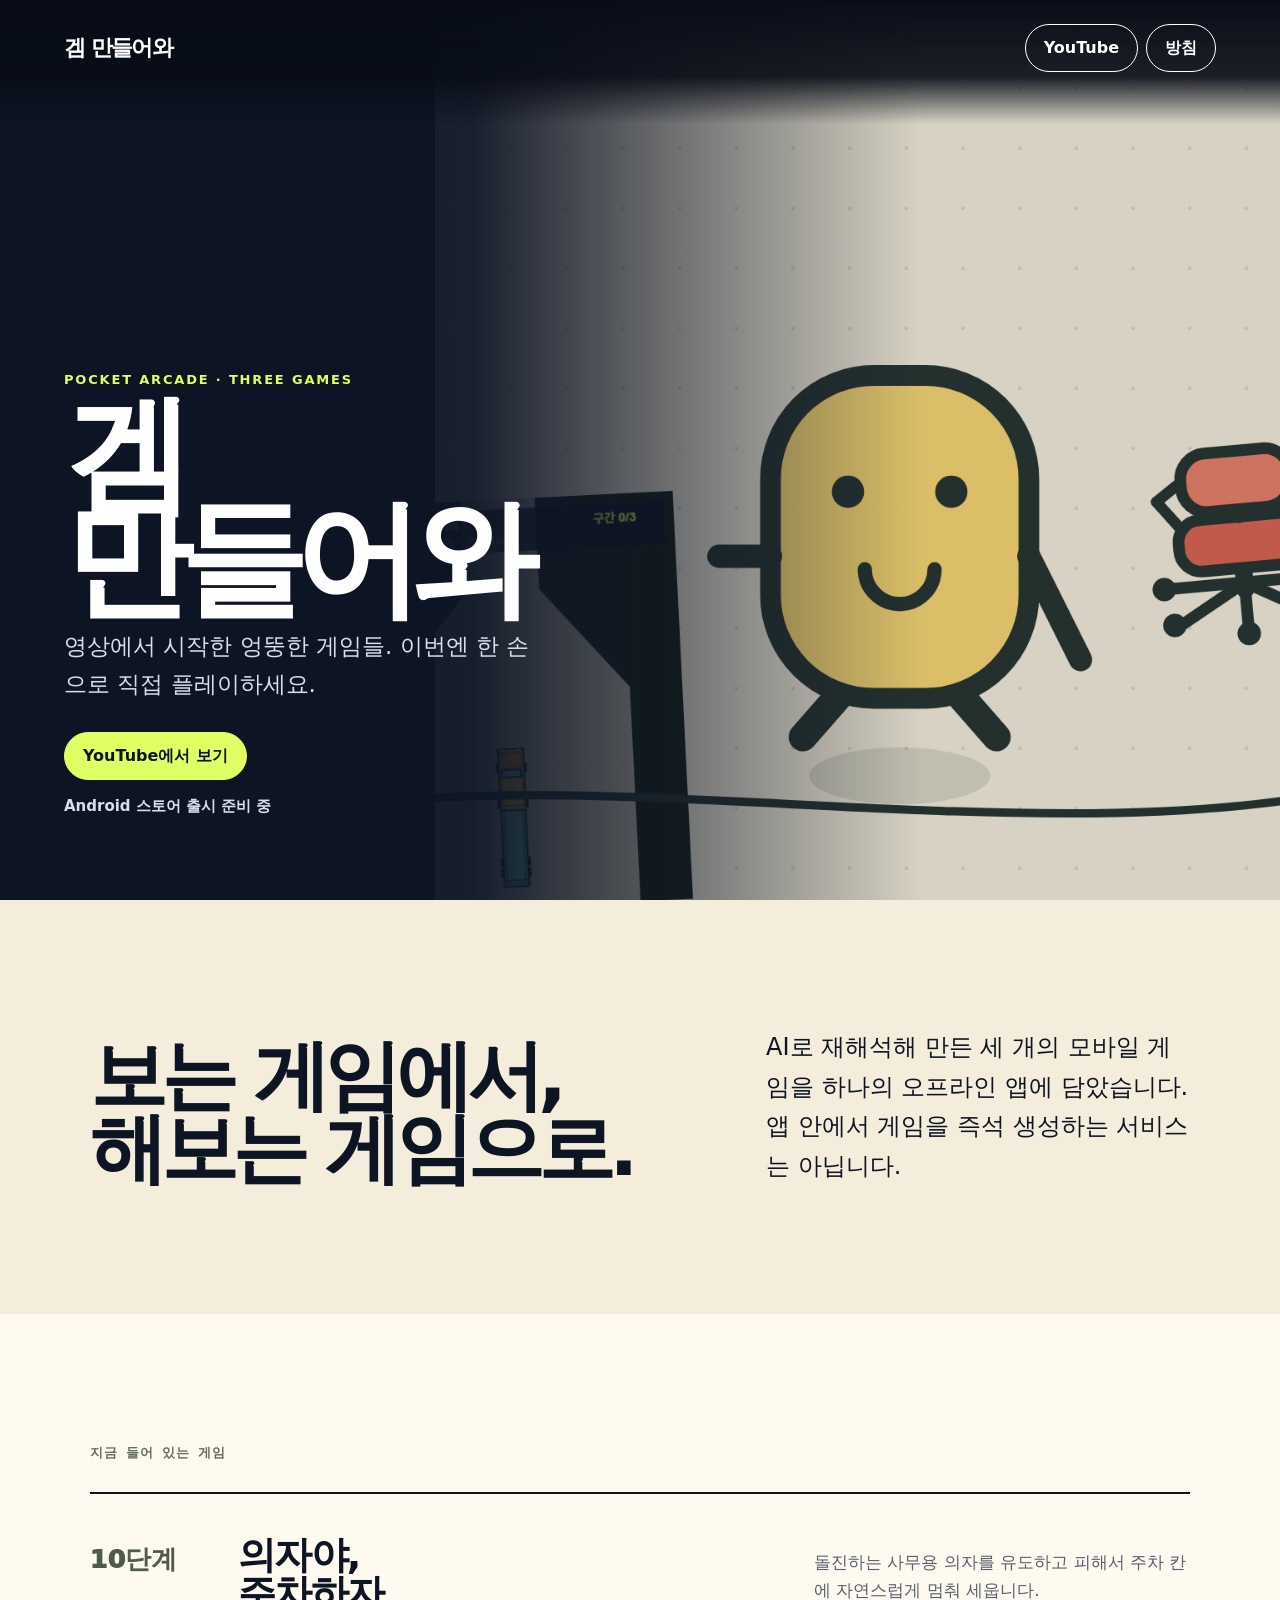
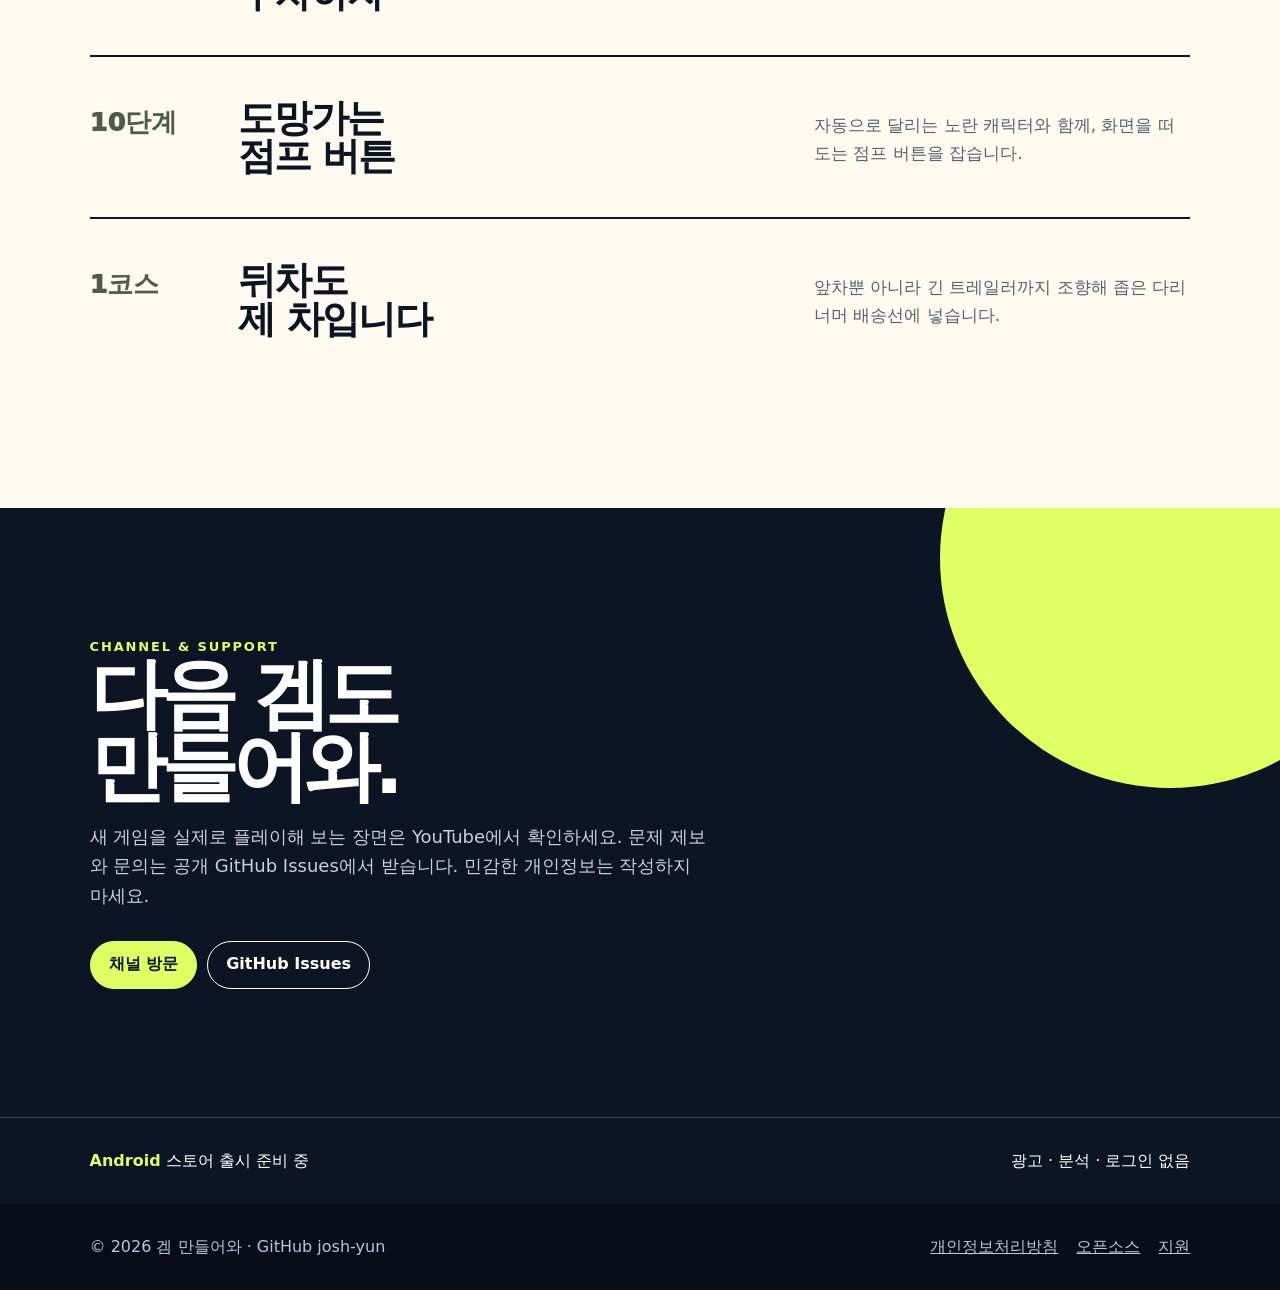
<file: index.html>
<!doctype html><html lang="ko"><head><meta charset="utf-8"><meta name="viewport" content="width=device-width,initial-scale=1"><meta name="theme-color" content="#0d1525"><meta name="description" content="영상에서 시작해 손끝으로 완성하는 세 개의 오프라인 모바일 게임."><title>겜 만들어와 — 세 게임, 한 손으로 바로</title><link rel="stylesheet" href="assets/site.css"></head><body><nav class="site-nav " aria-label="주요 메뉴"><a class="brand" href="./">겜 만들어와</a><div><a href="https://www.youtube.com/channel/UCBQS5nsc3vSsJDgoRxwK3ww">YouTube</a><a href="privacy/">방침</a></div></nav><main><section class="hero"><img class="hero-art" src="assets/game-art.png" alt="겜 만들어와의 노란 캐릭터, 사무용 의자와 긴 트럭 게임 아트"><div class="hero-copy"><small class="eyebrow">POCKET ARCADE · THREE GAMES</small><h1>겜<br>만들어와</h1><p>영상에서 시작한 엉뚱한 게임들. 이번엔 한 손으로 직접 플레이하세요.</p><a class="button primary" href="https://www.youtube.com/channel/UCBQS5nsc3vSsJDgoRxwK3ww">YouTube에서 보기</a><p class="hero-availability">Android 스토어 출시 준비 중</p></div></section><section class="intro reveal"><h2>보는 게임에서,<br>해보는 게임으로.</h2><p>AI로 재해석해 만든 세 개의 모바일 게임을 하나의 오프라인 앱에 담았습니다. 앱 안에서 게임을 즉석 생성하는 서비스는 아닙니다.</p></section><section class="games" id="games"><div class="section-label">지금 들어 있는 게임</div><article class="game-row reveal"><span>10단계</span><h3>의자야,<br>주차하자</h3><p>돌진하는 사무용 의자를 유도하고 피해서 주차 칸에 자연스럽게 멈춰 세웁니다.</p></article><article class="game-row reveal"><span>10단계</span><h3>도망가는<br>점프 버튼</h3><p>자동으로 달리는 노란 캐릭터와 함께, 화면을 떠도는 점프 버튼을 잡습니다.</p></article><article class="game-row reveal"><span>1코스</span><h3>뒤차도<br>제 차입니다</h3><p>앞차뿐 아니라 긴 트레일러까지 조향해 좁은 다리 너머 배송선에 넣습니다.</p></article></section><section class="support"><div class="support-inner reveal"><small class="eyebrow">CHANNEL & SUPPORT</small><h2>다음 겜도<br>만들어와.</h2><p>새 게임을 실제로 플레이해 보는 장면은 YouTube에서 확인하세요. 문제 제보와 문의는 공개 GitHub Issues에서 받습니다. 민감한 개인정보는 작성하지 마세요.</p><div class="support-actions"><a class="button" href="https://www.youtube.com/channel/UCBQS5nsc3vSsJDgoRxwK3ww">채널 방문</a><a class="button" href="https://github.com/josh-yun/gem-mandeureowa/issues">GitHub Issues</a></div></div></section><div class="status"><span><b>Android</b> 스토어 출시 준비 중</span><span>광고 · 분석 · 로그인 없음</span></div></main><footer><span>© 2026 겜 만들어와 · GitHub josh-yun</span><nav aria-label="하단 메뉴"><a href="privacy/">개인정보처리방침</a><a href="licenses/">오픈소스</a><a href="https://github.com/josh-yun/gem-mandeureowa/issues">지원</a></nav></footer><script src="assets/site.js"></script></body></html>
</file>
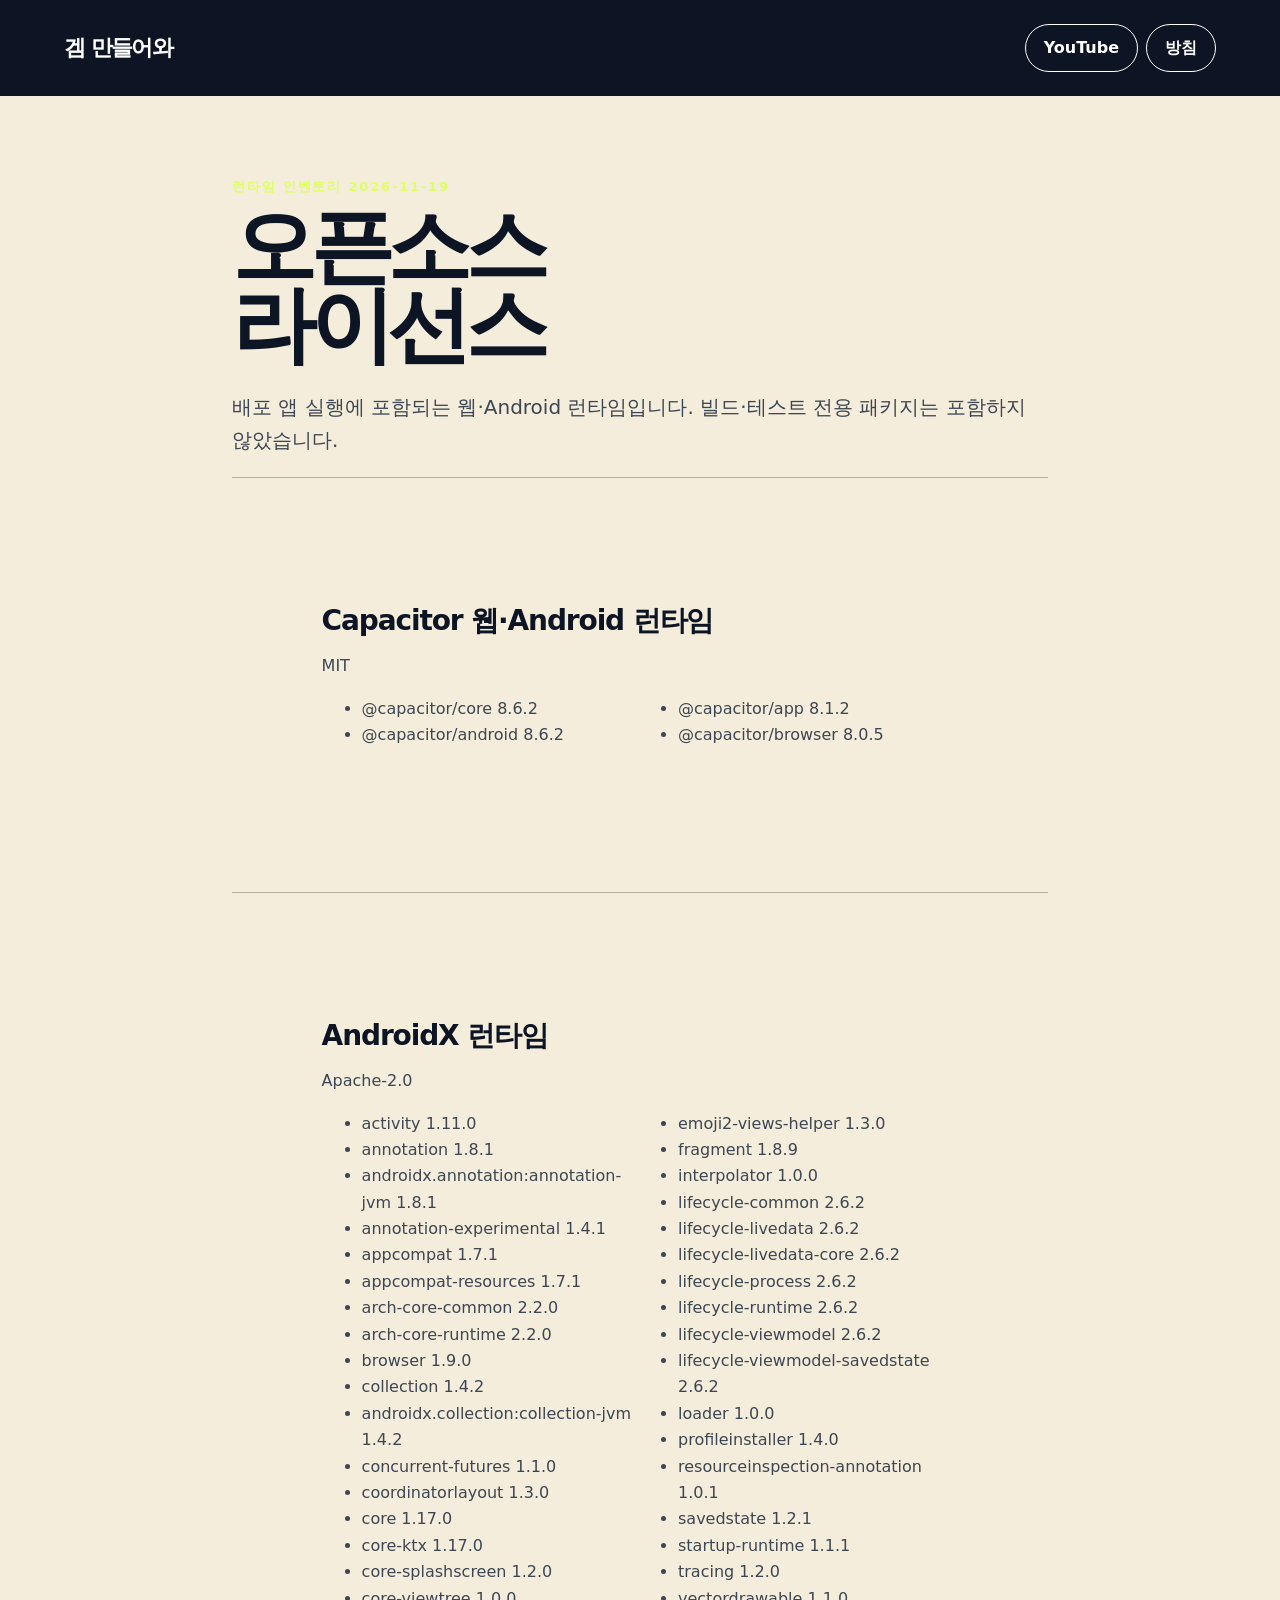
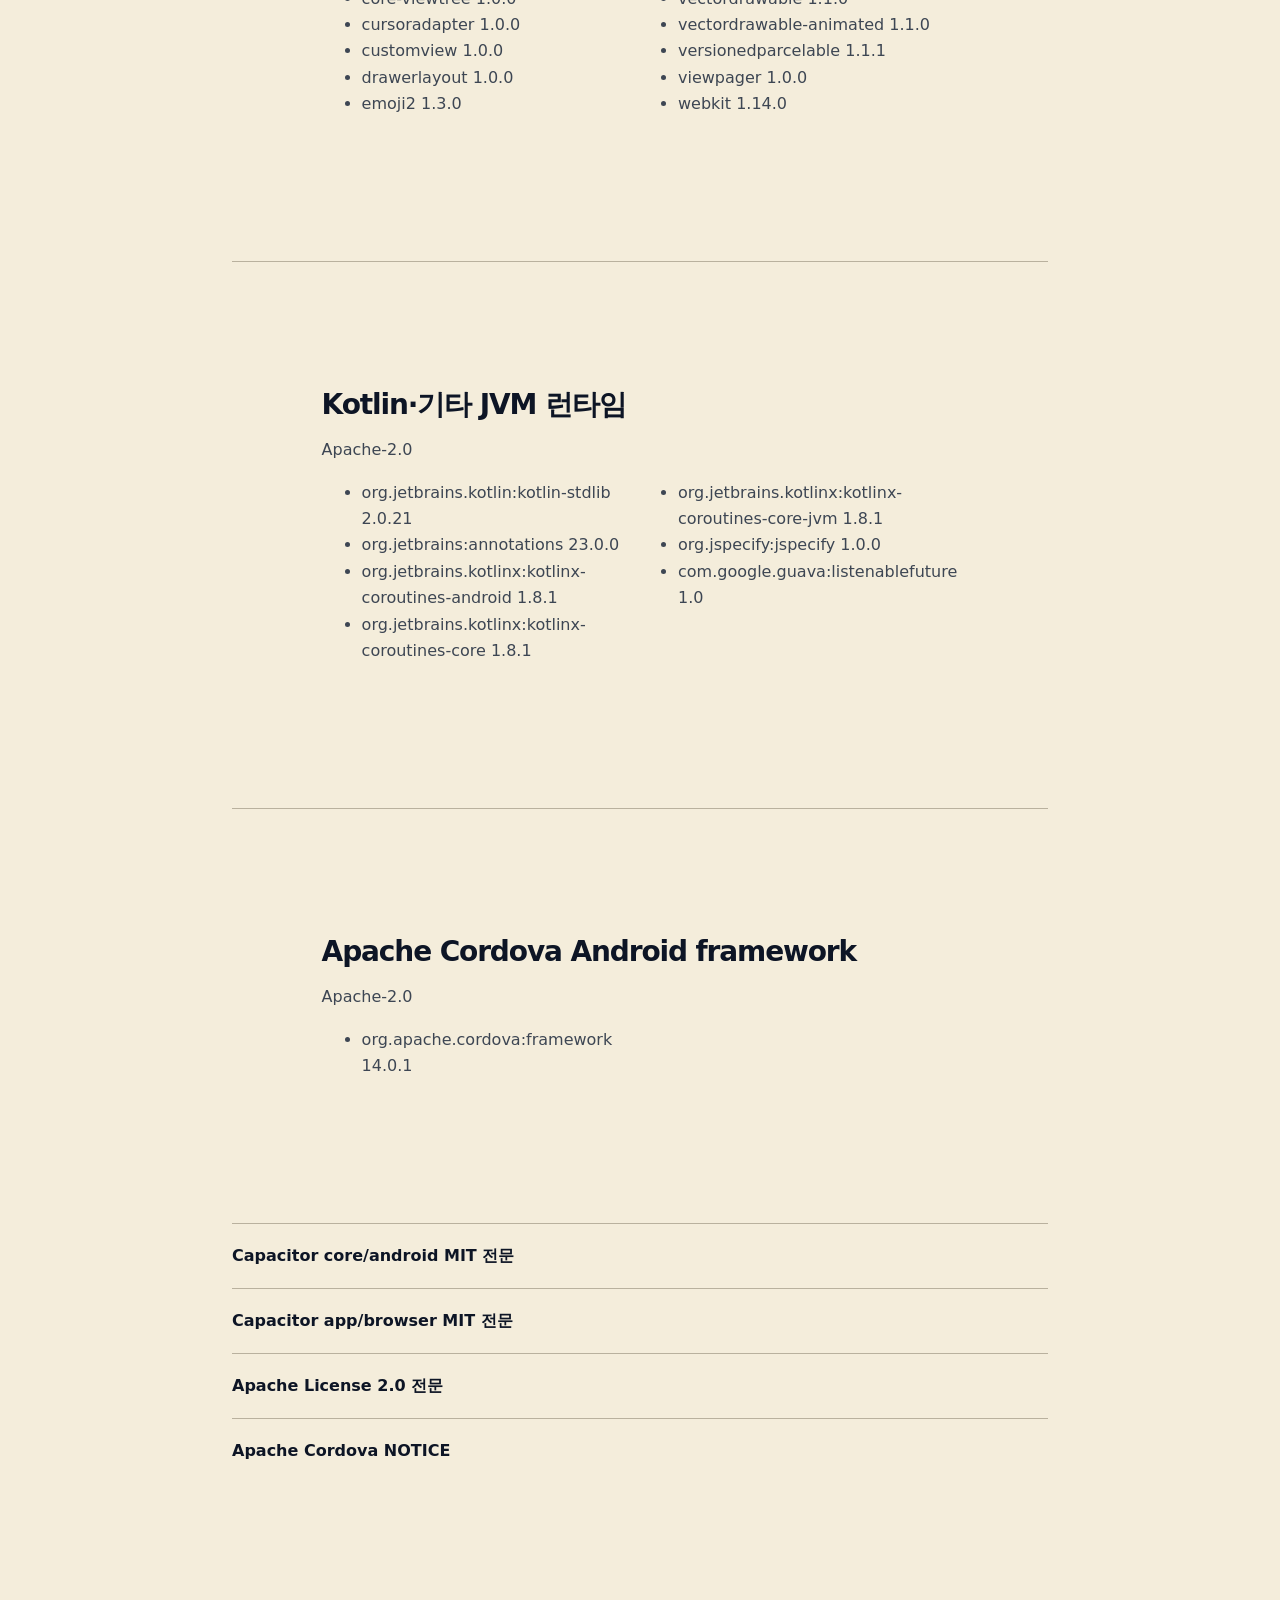
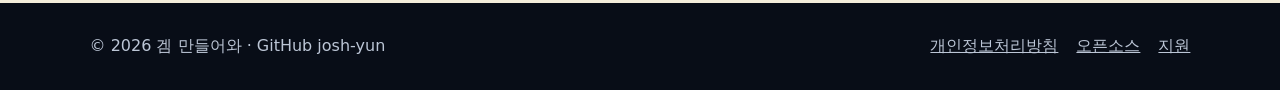
<file: licenses/index.html>
<!doctype html><html lang="ko"><head><meta charset="utf-8"><meta name="viewport" content="width=device-width,initial-scale=1"><meta name="theme-color" content="#0d1525"><meta name="description" content="겜 만들어와 앱에 포함된 런타임 오픈소스 구성요소와 라이선스 전문."><title>오픈소스 라이선스 — 겜 만들어와</title><link rel="stylesheet" href="../assets/site.css"></head><body><nav class="site-nav legal-nav" aria-label="주요 메뉴"><a class="brand" href="../">겜 만들어와</a><div><a href="https://www.youtube.com/channel/UCBQS5nsc3vSsJDgoRxwK3ww">YouTube</a><a href="../privacy/">방침</a></div></nav><main class="legal-page"><small class="eyebrow">런타임 인벤토리 2026-11-19</small><h1>오픈소스<br>라이선스</h1><p class="lead">배포 앱 실행에 포함되는 웹·Android 런타임입니다. 빌드·테스트 전용 패키지는 포함하지 않았습니다.</p><section><h2>Capacitor 웹·Android 런타임</h2><p>MIT</p><ul class="runtime-list"><li>@capacitor/core 8.6.2</li><li>@capacitor/android 8.6.2</li><li>@capacitor/app 8.1.2</li><li>@capacitor/browser 8.0.5</li></ul></section><section><h2>AndroidX 런타임</h2><p>Apache-2.0</p><ul class="runtime-list"><li>activity 1.11.0</li><li>annotation 1.8.1</li><li>androidx.annotation:annotation-jvm 1.8.1</li><li>annotation-experimental 1.4.1</li><li>appcompat 1.7.1</li><li>appcompat-resources 1.7.1</li><li>arch-core-common 2.2.0</li><li>arch-core-runtime 2.2.0</li><li>browser 1.9.0</li><li>collection 1.4.2</li><li>androidx.collection:collection-jvm 1.4.2</li><li>concurrent-futures 1.1.0</li><li>coordinatorlayout 1.3.0</li><li>core 1.17.0</li><li>core-ktx 1.17.0</li><li>core-splashscreen 1.2.0</li><li>core-viewtree 1.0.0</li><li>cursoradapter 1.0.0</li><li>customview 1.0.0</li><li>drawerlayout 1.0.0</li><li>emoji2 1.3.0</li><li>emoji2-views-helper 1.3.0</li><li>fragment 1.8.9</li><li>interpolator 1.0.0</li><li>lifecycle-common 2.6.2</li><li>lifecycle-livedata 2.6.2</li><li>lifecycle-livedata-core 2.6.2</li><li>lifecycle-process 2.6.2</li><li>lifecycle-runtime 2.6.2</li><li>lifecycle-viewmodel 2.6.2</li><li>lifecycle-viewmodel-savedstate 2.6.2</li><li>loader 1.0.0</li><li>profileinstaller 1.4.0</li><li>resourceinspection-annotation 1.0.1</li><li>savedstate 1.2.1</li><li>startup-runtime 1.1.1</li><li>tracing 1.2.0</li><li>vectordrawable 1.1.0</li><li>vectordrawable-animated 1.1.0</li><li>versionedparcelable 1.1.1</li><li>viewpager 1.0.0</li><li>webkit 1.14.0</li></ul></section><section><h2>Kotlin·기타 JVM 런타임</h2><p>Apache-2.0</p><ul class="runtime-list"><li>org.jetbrains.kotlin:kotlin-stdlib 2.0.21</li><li>org.jetbrains:annotations 23.0.0</li><li>org.jetbrains.kotlinx:kotlinx-coroutines-android 1.8.1</li><li>org.jetbrains.kotlinx:kotlinx-coroutines-core 1.8.1</li><li>org.jetbrains.kotlinx:kotlinx-coroutines-core-jvm 1.8.1</li><li>org.jspecify:jspecify 1.0.0</li><li>com.google.guava:listenablefuture 1.0</li></ul></section><section><h2>Apache Cordova Android framework</h2><p>Apache-2.0</p><ul class="runtime-list"><li>org.apache.cordova:framework 14.0.1</li></ul></section><details><summary>Capacitor core/android MIT 전문</summary><pre>MIT License

Copyright (c) 2017-present Drifty Co.

Permission is hereby granted, free of charge, to any person obtaining a copy
of this software and associated documentation files (the &quot;Software&quot;), to deal
in the Software without restriction, including without limitation the rights
to use, copy, modify, merge, publish, distribute, sublicense, and/or sell
copies of the Software, and to permit persons to whom the Software is
furnished to do so, subject to the following conditions:

The above copyright notice and this permission notice shall be included in all
copies or substantial portions of the Software.

THE SOFTWARE IS PROVIDED &quot;AS IS&quot;, WITHOUT WARRANTY OF ANY KIND, EXPRESS OR
IMPLIED, INCLUDING BUT NOT LIMITED TO THE WARRANTIES OF MERCHANTABILITY,
FITNESS FOR A PARTICULAR PURPOSE AND NONINFRINGEMENT. IN NO EVENT SHALL THE
AUTHORS OR COPYRIGHT HOLDERS BE LIABLE FOR ANY CLAIM, DAMAGES OR OTHER
LIABILITY, WHETHER IN AN ACTION OF CONTRACT, TORT OR OTHERWISE, ARISING FROM,
OUT OF OR IN CONNECTION WITH THE SOFTWARE OR THE USE OR OTHER DEALINGS IN THE
SOFTWARE.</pre></details><details><summary>Capacitor app/browser MIT 전문</summary><pre>Copyright 2020-present Ionic
https://ionic.io

MIT License

Permission is hereby granted, free of charge, to any person obtaining
a copy of this software and associated documentation files (the
&quot;Software&quot;), to deal in the Software without restriction, including
without limitation the rights to use, copy, modify, merge, publish,
distribute, sublicense, and/or sell copies of the Software, and to
permit persons to whom the Software is furnished to do so, subject to
the following conditions:

The above copyright notice and this permission notice shall be
included in all copies or substantial portions of the Software.

THE SOFTWARE IS PROVIDED &quot;AS IS&quot;, WITHOUT WARRANTY OF ANY KIND,
EXPRESS OR IMPLIED, INCLUDING BUT NOT LIMITED TO THE WARRANTIES OF
MERCHANTABILITY, FITNESS FOR A PARTICULAR PURPOSE AND
NONINFRINGEMENT. IN NO EVENT SHALL THE AUTHORS OR COPYRIGHT HOLDERS BE
LIABLE FOR ANY CLAIM, DAMAGES OR OTHER LIABILITY, WHETHER IN AN ACTION
OF CONTRACT, TORT OR OTHERWISE, ARISING FROM, OUT OF OR IN CONNECTION
WITH THE SOFTWARE OR THE USE OR OTHER DEALINGS IN THE SOFTWARE.</pre></details><details><summary>Apache License 2.0 전문</summary><pre>Apache License
                           Version 2.0, January 2004
                        http://www.apache.org/licenses/

   TERMS AND CONDITIONS FOR USE, REPRODUCTION, AND DISTRIBUTION

   1. Definitions.

      &quot;License&quot; shall mean the terms and conditions for use, reproduction,
      and distribution as defined by Sections 1 through 9 of this document.

      &quot;Licensor&quot; shall mean the copyright owner or entity authorized by
      the copyright owner that is granting the License.

      &quot;Legal Entity&quot; shall mean the union of the acting entity and all
      other entities that control, are controlled by, or are under common
      control with that entity. For the purposes of this definition,
      &quot;control&quot; means (i) the power, direct or indirect, to cause the
      direction or management of such entity, whether by contract or
      otherwise, or (ii) ownership of fifty percent (50%) or more of the
      outstanding shares, or (iii) beneficial ownership of such entity.

      &quot;You&quot; (or &quot;Your&quot;) shall mean an individual or Legal Entity
      exercising permissions granted by this License.

      &quot;Source&quot; form shall mean the preferred form for making modifications,
      including but not limited to software source code, documentation
      source, and configuration files.

      &quot;Object&quot; form shall mean any form resulting from mechanical
      transformation or translation of a Source form, including but
      not limited to compiled object code, generated documentation,
      and conversions to other media types.

      &quot;Work&quot; shall mean the work of authorship, whether in Source or
      Object form, made available under the License, as indicated by a
      copyright notice that is included in or attached to the work
      (an example is provided in the Appendix below).

      &quot;Derivative Works&quot; shall mean any work, whether in Source or Object
      form, that is based on (or derived from) the Work and for which the
      editorial revisions, annotations, elaborations, or other modifications
      represent, as a whole, an original work of authorship. For the purposes
      of this License, Derivative Works shall not include works that remain
      separable from, or merely link (or bind by name) to the interfaces of,
      the Work and Derivative Works thereof.

      &quot;Contribution&quot; shall mean any work of authorship, including
      the original version of the Work and any modifications or additions
      to that Work or Derivative Works thereof, that is intentionally
      submitted to Licensor for inclusion in the Work by the copyright owner
      or by an individual or Legal Entity authorized to submit on behalf of
      the copyright owner. For the purposes of this definition, &quot;submitted&quot;
      means any form of electronic, verbal, or written communication sent
      to the Licensor or its representatives, including but not limited to
      communication on electronic mailing lists, source code control systems,
      and issue tracking systems that are managed by, or on behalf of, the
      Licensor for the purpose of discussing and improving the Work, but
      excluding communication that is conspicuously marked or otherwise
      designated in writing by the copyright owner as &quot;Not a Contribution.&quot;

      &quot;Contributor&quot; shall mean Licensor and any individual or Legal Entity
      on behalf of whom a Contribution has been received by Licensor and
      subsequently incorporated within the Work.

   2. Grant of Copyright License. Subject to the terms and conditions of
      this License, each Contributor hereby grants to You a perpetual,
      worldwide, non-exclusive, no-charge, royalty-free, irrevocable
      copyright license to reproduce, prepare Derivative Works of,
      publicly display, publicly perform, sublicense, and distribute the
      Work and such Derivative Works in Source or Object form.

   3. Grant of Patent License. Subject to the terms and conditions of
      this License, each Contributor hereby grants to You a perpetual,
      worldwide, non-exclusive, no-charge, royalty-free, irrevocable
      (except as stated in this section) patent license to make, have made,
      use, offer to sell, sell, import, and otherwise transfer the Work,
      where such license applies only to those patent claims licensable
      by such Contributor that are necessarily infringed by their
      Contribution(s) alone or by combination of their Contribution(s)
      with the Work to which such Contribution(s) was submitted. If You
      institute patent litigation against any entity (including a
      cross-claim or counterclaim in a lawsuit) alleging that the Work
      or a Contribution incorporated within the Work constitutes direct
      or contributory patent infringement, then any patent licenses
      granted to You under this License for that Work shall terminate
      as of the date such litigation is filed.

   4. Redistribution. You may reproduce and distribute copies of the
      Work or Derivative Works thereof in any medium, with or without
      modifications, and in Source or Object form, provided that You
      meet the following conditions:

      (a) You must give any other recipients of the Work or
          Derivative Works a copy of this License; and

      (b) You must cause any modified files to carry prominent notices
          stating that You changed the files; and

      (c) You must retain, in the Source form of any Derivative Works
          that You distribute, all copyright, patent, trademark, and
          attribution notices from the Source form of the Work,
          excluding those notices that do not pertain to any part of
          the Derivative Works; and

      (d) If the Work includes a &quot;NOTICE&quot; text file as part of its
          distribution, then any Derivative Works that You distribute must
          include a readable copy of the attribution notices contained
          within such NOTICE file, excluding those notices that do not
          pertain to any part of the Derivative Works, in at least one
          of the following places: within a NOTICE text file distributed
          as part of the Derivative Works; within the Source form or
          documentation, if provided along with the Derivative Works; or,
          within a display generated by the Derivative Works, if and
          wherever such third-party notices normally appear. The contents
          of the NOTICE file are for informational purposes only and
          do not modify the License. You may add Your own attribution
          notices within Derivative Works that You distribute, alongside
          or as an addendum to the NOTICE text from the Work, provided
          that such additional attribution notices cannot be construed
          as modifying the License.

      You may add Your own copyright statement to Your modifications and
      may provide additional or different license terms and conditions
      for use, reproduction, or distribution of Your modifications, or
      for any such Derivative Works as a whole, provided Your use,
      reproduction, and distribution of the Work otherwise complies with
      the conditions stated in this License.

   5. Submission of Contributions. Unless You explicitly state otherwise,
      any Contribution intentionally submitted for inclusion in the Work
      by You to the Licensor shall be under the terms and conditions of
      this License, without any additional terms or conditions.
      Notwithstanding the above, nothing herein shall supersede or modify
      the terms of any separate license agreement you may have executed
      with Licensor regarding such Contributions.

   6. Trademarks. This License does not grant permission to use the trade
      names, trademarks, service marks, or product names of the Licensor,
      except as required for reasonable and customary use in describing the
      origin of the Work and reproducing the content of the NOTICE file.

   7. Disclaimer of Warranty. Unless required by applicable law or
      agreed to in writing, Licensor provides the Work (and each
      Contributor provides its Contributions) on an &quot;AS IS&quot; BASIS,
      WITHOUT WARRANTIES OR CONDITIONS OF ANY KIND, either express or
      implied, including, without limitation, any warranties or conditions
      of TITLE, NON-INFRINGEMENT, MERCHANTABILITY, or FITNESS FOR A
      PARTICULAR PURPOSE. You are solely responsible for determining the
      appropriateness of using or redistributing the Work and assume any
      risks associated with Your exercise of permissions under this License.

   8. Limitation of Liability. In no event and under no legal theory,
      whether in tort (including negligence), contract, or otherwise,
      unless required by applicable law (such as deliberate and grossly
      negligent acts) or agreed to in writing, shall any Contributor be
      liable to You for damages, including any direct, indirect, special,
      incidental, or consequential damages of any character arising as a
      result of this License or out of the use or inability to use the
      Work (including but not limited to loss of goodwill, work stoppage,
      computer failure or malfunction, or any and all other commercial
      damages or losses), even if such Contributor has been advised of the
      possibility of such damages.

   9. Accepting Warranty or Additional Liability. While redistributing
      the Work or Derivative Works thereof, You may choose to offer, and
      charge a fee for, acceptance of support, warranty, indemnity, or other
      liability obligations and/or rights consistent with this License.
      However, in accepting such obligations, You may act only on Your own
      behalf and on Your sole responsibility, not on behalf of any other
      Contributor, and only if You agree to indemnify, defend, and hold each
      Contributor harmless for any liability incurred by, or claims asserted
      against, such Contributor by reason of your accepting any such warranty
      or additional liability.

   END OF TERMS AND CONDITIONS

   APPENDIX: How to apply the Apache License to your work.

      To apply the Apache License to your work, attach the following
      boilerplate notice, with the fields enclosed by brackets &quot;[]&quot;
      replaced with your own identifying information. (Don't include
      the brackets!)  The text should be enclosed in the appropriate
      comment syntax for the file format. We also recommend that a
      file or class name and description of purpose be included on the
      same &quot;printed page&quot; as the copyright notice for easier
      identification within third-party archives.

   Copyright [yyyy] [name of copyright owner]

   Licensed under the Apache License, Version 2.0 (the &quot;License&quot;);
   you may not use this file except in compliance with the License.
   You may obtain a copy of the License at

       http://www.apache.org/licenses/LICENSE-2.0

   Unless required by applicable law or agreed to in writing, software
   distributed under the License is distributed on an &quot;AS IS&quot; BASIS,
   WITHOUT WARRANTIES OR CONDITIONS OF ANY KIND, either express or implied.
   See the License for the specific language governing permissions and
   limitations under the License.</pre></details><details><summary>Apache Cordova NOTICE</summary><pre>Apache Cordova
Copyright 2015-2020 The Apache Software Foundation

This product includes software developed at
The Apache Software Foundation (http://www.apache.org/).</pre></details></main><footer><span>© 2026 겜 만들어와 · GitHub josh-yun</span><nav aria-label="하단 메뉴"><a href="../privacy/">개인정보처리방침</a><a href="../licenses/">오픈소스</a><a href="https://github.com/josh-yun/gem-mandeureowa/issues">지원</a></nav></footer></body></html>
</file>
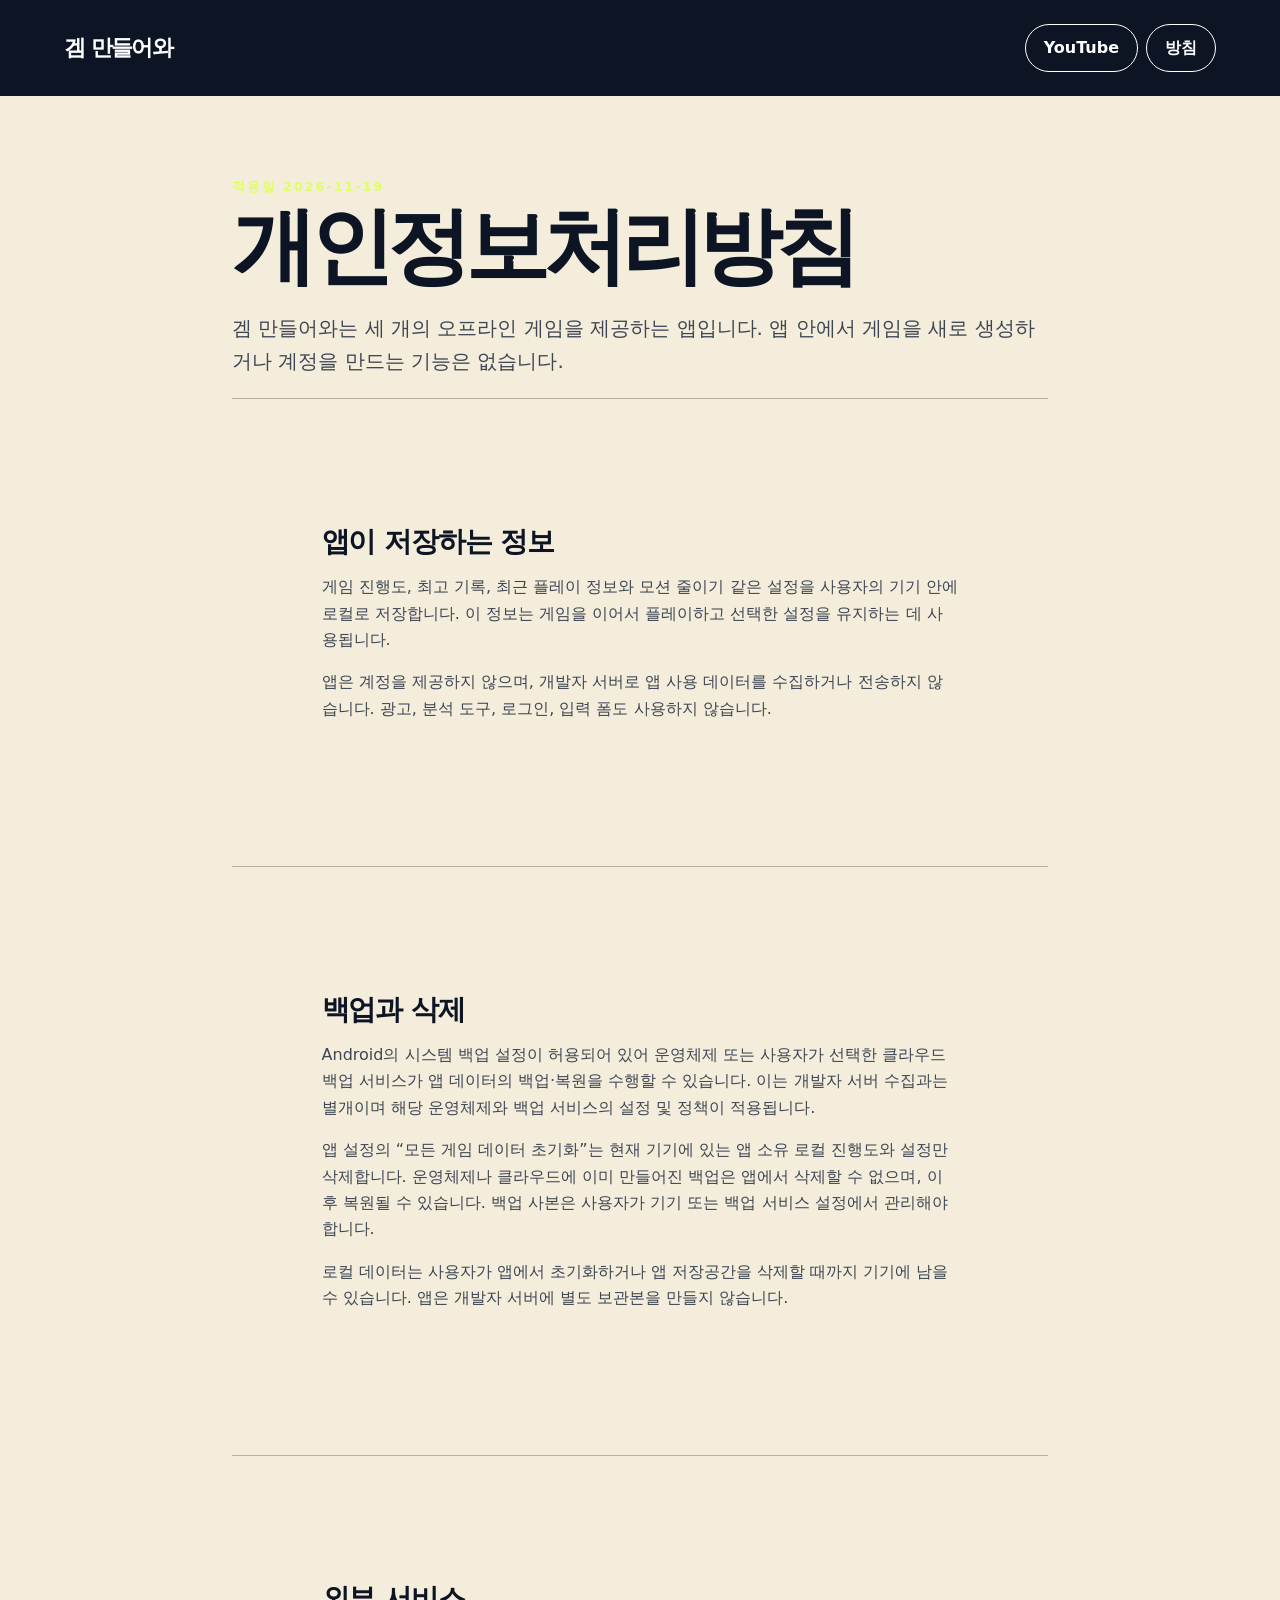
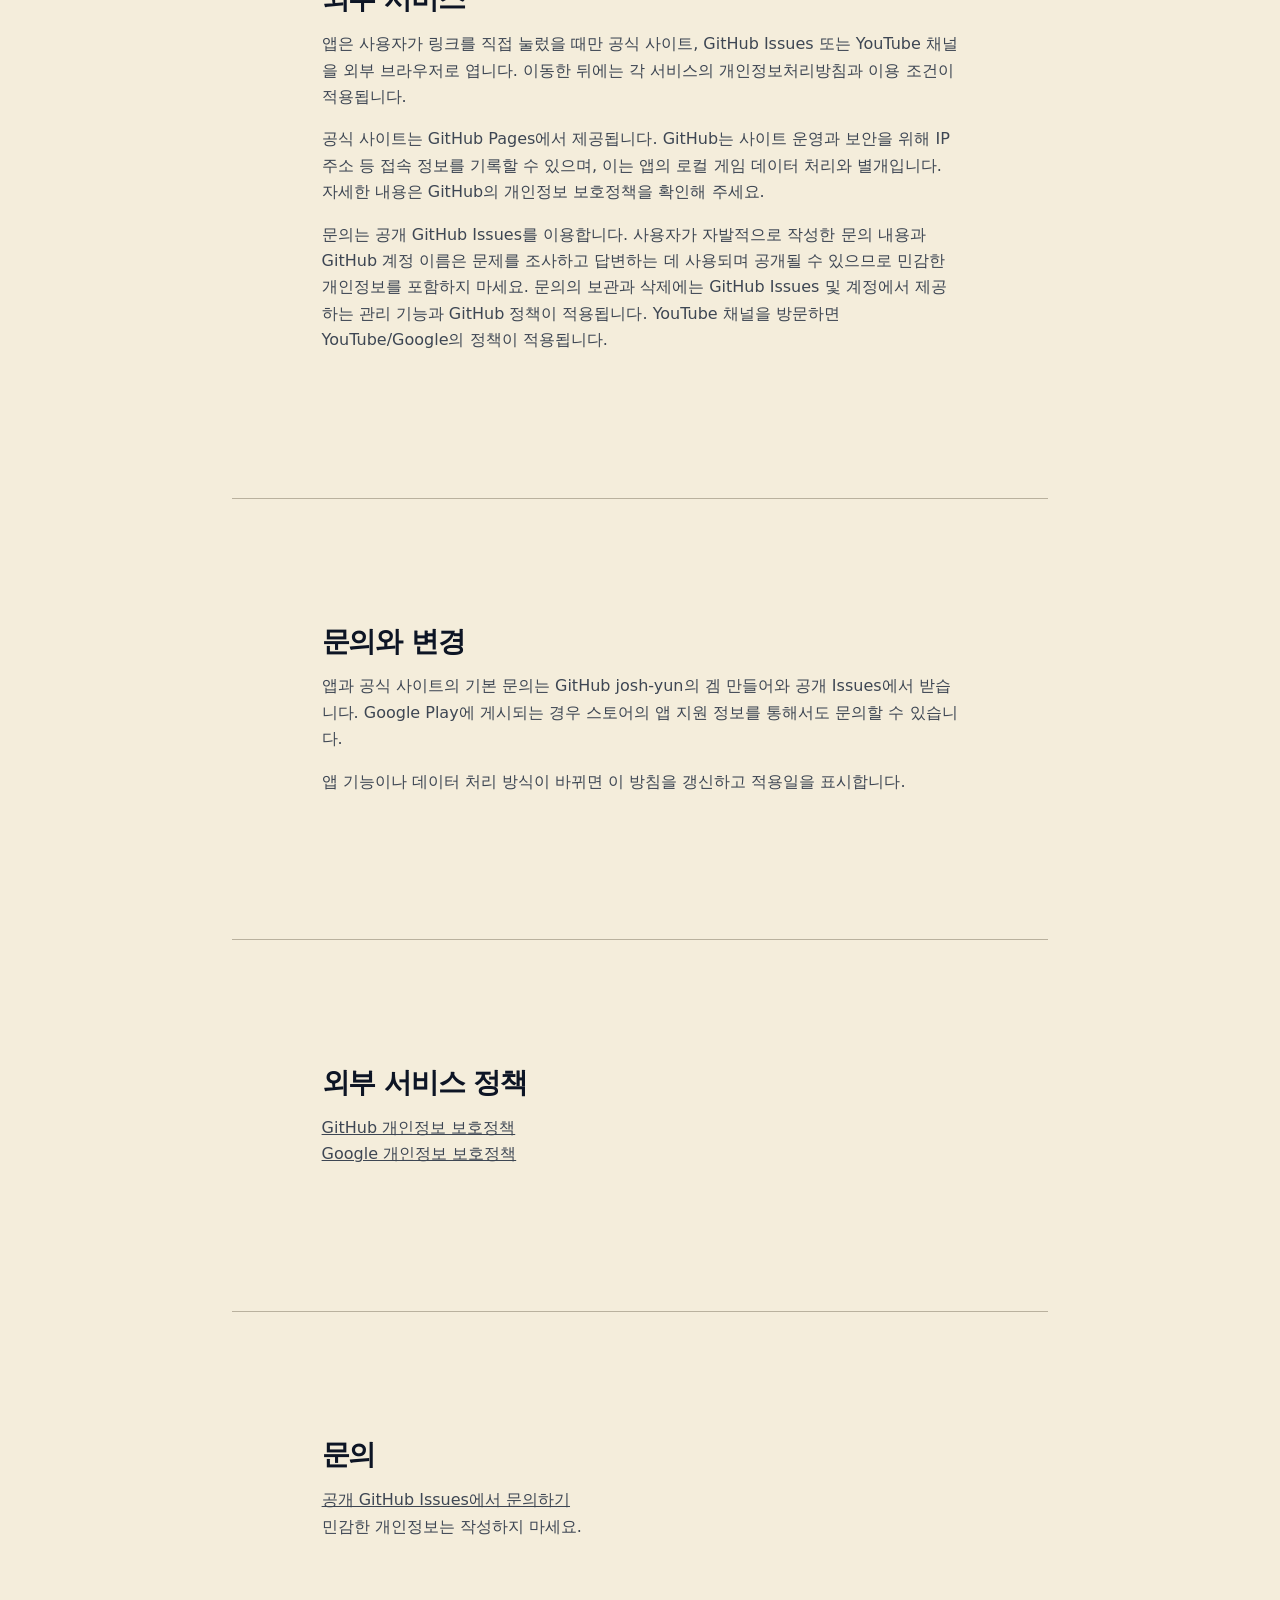
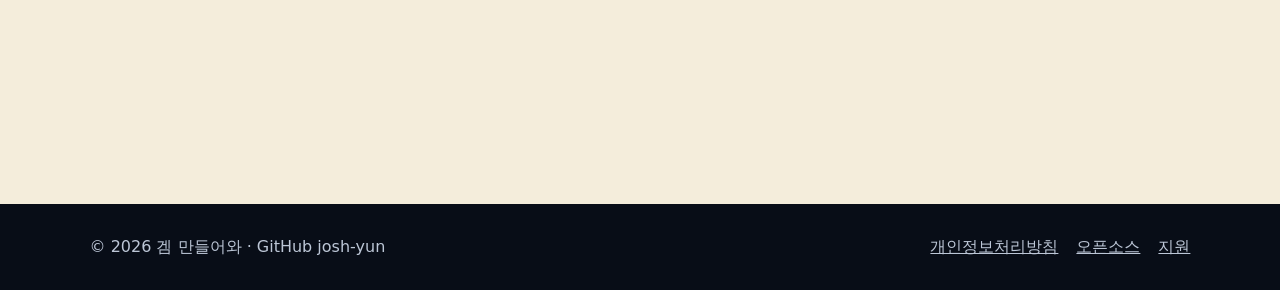
<file: privacy/index.html>
<!doctype html><html lang="ko"><head><meta charset="utf-8"><meta name="viewport" content="width=device-width,initial-scale=1"><meta name="theme-color" content="#0d1525"><meta name="description" content="겜 만들어와 앱과 공식 사이트의 개인정보처리방침."><title>개인정보처리방침 — 겜 만들어와</title><link rel="stylesheet" href="../assets/site.css"></head><body><nav class="site-nav legal-nav" aria-label="주요 메뉴"><a class="brand" href="../">겜 만들어와</a><div><a href="https://www.youtube.com/channel/UCBQS5nsc3vSsJDgoRxwK3ww">YouTube</a><a href="../privacy/">방침</a></div></nav><main class="legal-page"><small class="eyebrow">적용일 2026-11-19</small><h1>개인정보처리방침</h1><p class="lead">겜 만들어와는 세 개의 오프라인 게임을 제공하는 앱입니다. 앱 안에서 게임을 새로 생성하거나 계정을 만드는 기능은 없습니다.</p><section><h2>앱이 저장하는 정보</h2><p>게임 진행도, 최고 기록, 최근 플레이 정보와 모션 줄이기 같은 설정을 사용자의 기기 안에 로컬로 저장합니다. 이 정보는 게임을 이어서 플레이하고 선택한 설정을 유지하는 데 사용됩니다.</p><p>앱은 계정을 제공하지 않으며, 개발자 서버로 앱 사용 데이터를 수집하거나 전송하지 않습니다. 광고, 분석 도구, 로그인, 입력 폼도 사용하지 않습니다.</p></section><section><h2>백업과 삭제</h2><p>Android의 시스템 백업 설정이 허용되어 있어 운영체제 또는 사용자가 선택한 클라우드 백업 서비스가 앱 데이터의 백업·복원을 수행할 수 있습니다. 이는 개발자 서버 수집과는 별개이며 해당 운영체제와 백업 서비스의 설정 및 정책이 적용됩니다.</p><p>앱 설정의 “모든 게임 데이터 초기화”는 현재 기기에 있는 앱 소유 로컬 진행도와 설정만 삭제합니다. 운영체제나 클라우드에 이미 만들어진 백업은 앱에서 삭제할 수 없으며, 이후 복원될 수 있습니다. 백업 사본은 사용자가 기기 또는 백업 서비스 설정에서 관리해야 합니다.</p><p>로컬 데이터는 사용자가 앱에서 초기화하거나 앱 저장공간을 삭제할 때까지 기기에 남을 수 있습니다. 앱은 개발자 서버에 별도 보관본을 만들지 않습니다.</p></section><section><h2>외부 서비스</h2><p>앱은 사용자가 링크를 직접 눌렀을 때만 공식 사이트, GitHub Issues 또는 YouTube 채널을 외부 브라우저로 엽니다. 이동한 뒤에는 각 서비스의 개인정보처리방침과 이용 조건이 적용됩니다.</p><p>공식 사이트는 GitHub Pages에서 제공됩니다. GitHub는 사이트 운영과 보안을 위해 IP 주소 등 접속 정보를 기록할 수 있으며, 이는 앱의 로컬 게임 데이터 처리와 별개입니다. 자세한 내용은 GitHub의 개인정보 보호정책을 확인해 주세요.</p><p>문의는 공개 GitHub Issues를 이용합니다. 사용자가 자발적으로 작성한 문의 내용과 GitHub 계정 이름은 문제를 조사하고 답변하는 데 사용되며 공개될 수 있으므로 민감한 개인정보를 포함하지 마세요. 문의의 보관과 삭제에는 GitHub Issues 및 계정에서 제공하는 관리 기능과 GitHub 정책이 적용됩니다. YouTube 채널을 방문하면 YouTube/Google의 정책이 적용됩니다.</p></section><section><h2>문의와 변경</h2><p>앱과 공식 사이트의 기본 문의는 GitHub josh-yun의 겜 만들어와 공개 Issues에서 받습니다. Google Play에 게시되는 경우 스토어의 앱 지원 정보를 통해서도 문의할 수 있습니다.</p><p>앱 기능이나 데이터 처리 방식이 바뀌면 이 방침을 갱신하고 적용일을 표시합니다.</p></section><section><h2>외부 서비스 정책</h2><p><a href="https://docs.github.com/en/site-policy/privacy-policies/github-general-privacy-statement">GitHub 개인정보 보호정책</a><br><a href="https://policies.google.com/privacy">Google 개인정보 보호정책</a></p></section><section><h2>문의</h2><p><a href="https://github.com/josh-yun/gem-mandeureowa/issues">공개 GitHub Issues에서 문의하기</a><br>민감한 개인정보는 작성하지 마세요.</p></section></main><footer><span>© 2026 겜 만들어와 · GitHub josh-yun</span><nav aria-label="하단 메뉴"><a href="../privacy/">개인정보처리방침</a><a href="../licenses/">오픈소스</a><a href="https://github.com/josh-yun/gem-mandeureowa/issues">지원</a></nav></footer></body></html>
</file>
<file: assets/site.css>
:root{--ink:#0d1525;--cream:#f4eddb;--paper:#fffaf0;--lime:#dfff63;--sage:#aebf94;--coral:#d86552;--muted:#586170;font-family:system-ui,-apple-system,BlinkMacSystemFont,"Segoe UI",sans-serif;color:var(--ink);background:var(--cream)}*{box-sizing:border-box}html{scroll-behavior:smooth}body{margin:0;font-size:16px;line-height:1.65;background:var(--cream)}a{color:inherit}a:focus-visible,summary:focus-visible{outline:3px solid var(--coral);outline-offset:4px}.site-nav{position:absolute;inset:0 0 auto;z-index:4;display:flex;align-items:center;justify-content:space-between;padding:24px clamp(18px,5vw,72px) 52px;color:white;background:linear-gradient(180deg,#080d17 0%,#080d17e8 62%,#080d1700 100%)}.brand{font-weight:950;letter-spacing:-.07em;font-size:22px;text-decoration:none}.site-nav div{display:flex;gap:8px}.site-nav div a,.button{min-height:48px;display:inline-flex;align-items:center;justify-content:center;padding:0 18px;border:1px solid currentColor;border-radius:999px;font-weight:850;text-decoration:none}.hero{min-height:100svh;position:relative;display:grid;align-items:end;overflow:hidden;background:var(--ink);color:white}.hero-art{position:absolute;inset:0 0 0 auto;width:min(66vw,980px);height:100%;object-fit:cover;object-position:center;filter:saturate(1.04)}.hero::after{content:"";position:absolute;inset:0;background:linear-gradient(90deg,var(--ink) 0%,#0d1525f2 37%,#0d152520 72%)}.hero-copy{position:relative;z-index:2;width:min(670px,100%);padding:clamp(150px,22vh,250px) clamp(18px,5vw,72px) clamp(54px,9vh,100px);animation:arrive .7s cubic-bezier(.2,.7,.2,1) both}.eyebrow{display:block;color:var(--lime);font-weight:900;letter-spacing:.14em;font-size:13px}.hero h1{margin:12px 0 16px;font-size:clamp(66px,10vw,150px);line-height:.82;letter-spacing:-.1em}.hero p{max-width:470px;margin:0 0 28px;color:#d8dfeb;font-size:clamp(18px,2vw,23px)}.hero .hero-availability{margin:14px 0 0;color:#d8dfeb;font-size:15px;font-weight:750}.button.primary{border-color:var(--lime);background:var(--lime);color:var(--ink)}.button:hover,.site-nav div a:hover{transform:translateY(-2px)}main section:not(.hero){padding:clamp(72px,10vw,140px) clamp(18px,7vw,110px)}.intro{display:grid;grid-template-columns:minmax(0,1.15fr) minmax(280px,.85fr);gap:8vw;align-items:end;background:var(--cream)}h2{margin:0;font-size:clamp(42px,6vw,88px);line-height:.95;letter-spacing:-.075em}.intro p{margin:0;font-size:clamp(18px,2vw,24px);max-width:570px}.games{background:var(--paper)}.section-label{margin-bottom:28px;color:#66705e;font-size:13px;font-weight:900;letter-spacing:.14em}.game-row{display:grid;grid-template-columns:110px minmax(0,1fr) minmax(220px,.7fr);gap:3vw;align-items:baseline;padding:42px 0;border-top:2px solid var(--ink)}.game-row span{font-size:clamp(18px,2vw,27px);font-weight:950;line-height:1;color:#4f5b4b}.game-row h3{margin:0;font-size:clamp(26px,3vw,44px);line-height:1;letter-spacing:-.045em}.game-row p{margin:0;color:var(--muted);font-size:17px}.support{position:relative;overflow:hidden;background:var(--ink);color:white}.support::before{content:"";position:absolute;width:460px;height:460px;border-radius:50%;right:-120px;top:-180px;background:var(--lime)}.support-inner{position:relative;max-width:900px}.support h2{max-width:760px}.support p{max-width:620px;color:#c7d0df;font-size:18px}.support-actions{display:flex;flex-wrap:wrap;gap:10px;margin-top:30px}.support-actions .button:first-child{background:var(--lime);border-color:var(--lime);color:var(--ink)}.status{padding:30px clamp(18px,7vw,110px);display:flex;justify-content:space-between;gap:20px;border-top:1px solid #ffffff33;background:var(--ink);color:white}.status b{color:var(--lime)}footer{padding:30px clamp(18px,7vw,110px);display:flex;justify-content:space-between;gap:20px;background:#080d17;color:#bcc6d6}footer nav{display:flex;flex-wrap:wrap;gap:18px}.reveal{opacity:0;transform:translateY(22px);transition:opacity .55s ease,transform .55s ease}.reveal.visible{opacity:1;transform:none}.legal-nav{position:static;padding-bottom:24px;background:var(--ink)}.legal-page{width:min(860px,100%);margin:auto;padding:80px 22px 120px}.legal-page h1{font-size:clamp(46px,8vw,84px);line-height:.94;letter-spacing:-.075em;margin:10px 0 26px}.legal-page .lead{font-size:20px}.legal-page section{padding:28px 0;border-top:1px solid #b9b19e}.legal-page h2{font-size:28px;line-height:1.1;letter-spacing:-.04em}.legal-page p,.legal-page li{color:#3d4653}.legal-page details{border-top:1px solid #b9b19e}.legal-page summary{min-height:64px;display:flex;align-items:center;font-weight:900;cursor:pointer}.legal-page pre{max-height:520px;overflow:auto;padding:20px;background:var(--ink);color:#e6edf7;border-radius:12px;white-space:pre-wrap;overflow-wrap:anywhere;font:14px/1.6 ui-monospace,SFMono-Regular,monospace}.runtime-list{columns:2;column-gap:36px}.runtime-list li{break-inside:avoid;overflow-wrap:anywhere}.hero-art{animation:float 6s ease-in-out infinite alternate}@keyframes arrive{from{opacity:0;transform:translateY(26px)}}@keyframes float{to{transform:scale(1.018) translateY(-7px)}}@media(max-width:720px){.site-nav{padding-top:18px;padding-bottom:44px}.site-nav div a:first-child{display:none}.legal-nav{padding-bottom:18px}.hero-art{width:100%;height:58%;top:auto;opacity:.8}.hero::after{background:linear-gradient(180deg,var(--ink) 0%,#0d1525f0 50%,#0d152555 100%)}.hero-copy{padding-top:130px}.hero h1{font-size:clamp(62px,23vw,100px)}.intro{grid-template-columns:1fr;gap:28px}.game-row{grid-template-columns:72px 1fr;gap:18px}.game-row span{font-size:18px}.game-row p{grid-column:2}.support::before{width:250px;height:250px}.status,footer{flex-direction:column}.runtime-list{columns:1}}@media(max-width:360px){.site-nav div a{padding:0 12px}.hero-copy{padding-left:16px;padding-right:16px}.hero h1{font-size:60px}.game-row{grid-template-columns:64px 1fr}.game-row span{font-size:17px}}@media(prefers-reduced-motion:reduce){html{scroll-behavior:auto}.hero-copy,.hero-art{animation:none}.reveal{opacity:1;transform:none;transition:none}.button,.site-nav a{transition:none}}
</file>
